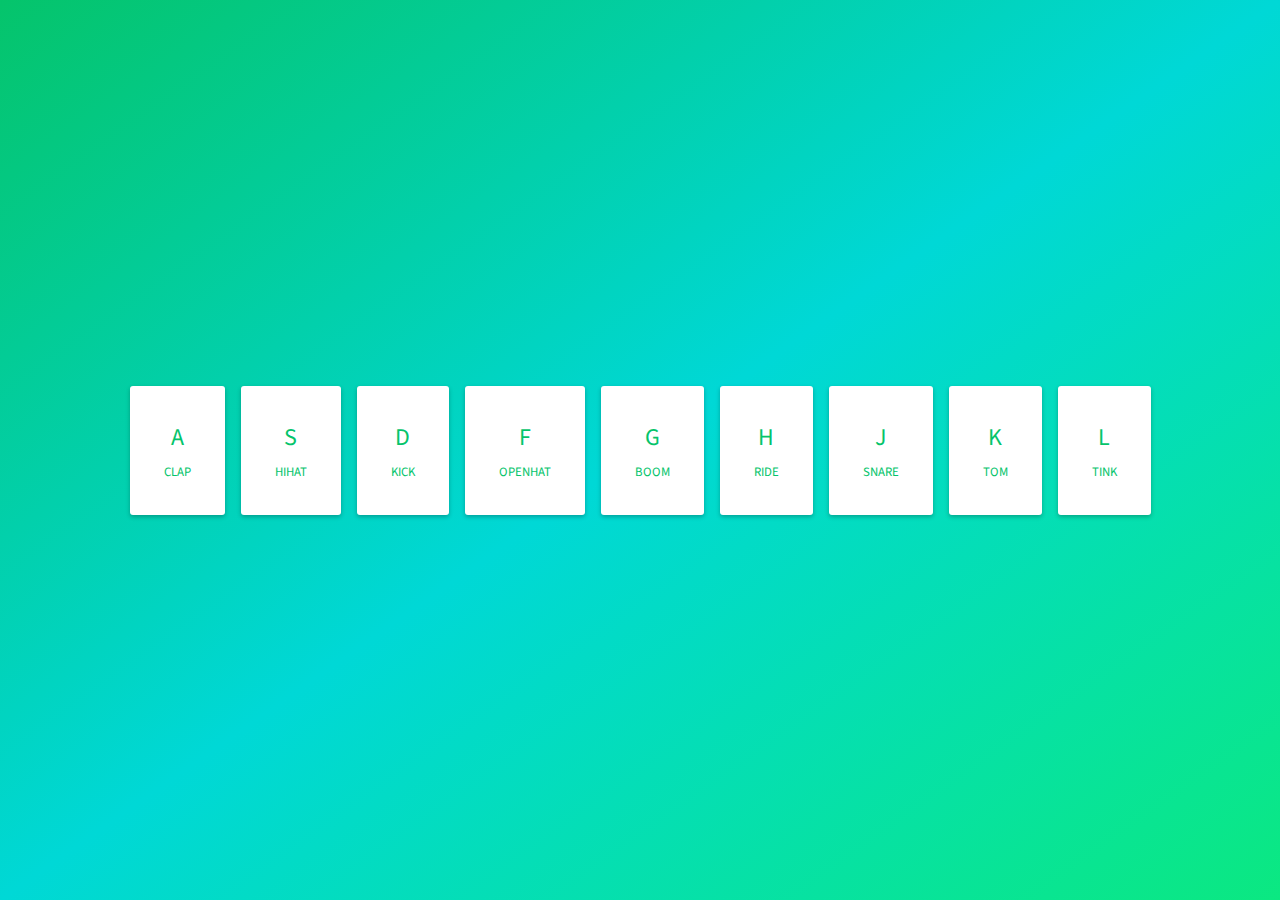
<file: Day1/index.html>
<!DOCTYPE html>
<html>
	<head>
		<meta charset="utf-8" />
		<meta http-equiv="X-UA-Compatible" content="IE=edge" />
		<title>Drum Kit</title>
		<meta name="viewport" content="width=device-width, initial-scale=1" />
		<link
			href="https://fonts.googleapis.com/css?family=Source+Sans+Pro"
			rel="stylesheet"
		/>
		<link rel="stylesheet" type="text/css" media="screen" href="style.css" />
	</head>
	<body>
		<div class="keys">
			<p class="key">A<small>Clap</small></p>
			<p class="key">S<small>Hihat</small></p>
			<p class="key">D<small>Kick</small></p>
			<p class="key">F<small>Openhat</small></p>
			<p class="key">G<small>Boom</small></p>
			<p class="key">H<small>Ride</small></p>
			<p class="key">J<small>Snare</small></p>
			<p class="key">K<small>Tom</small></p>
			<p class="key">L<small>Tink</small></p>
		</div>
		<script src="main.js"></script>
	</body>
</html>
</file>
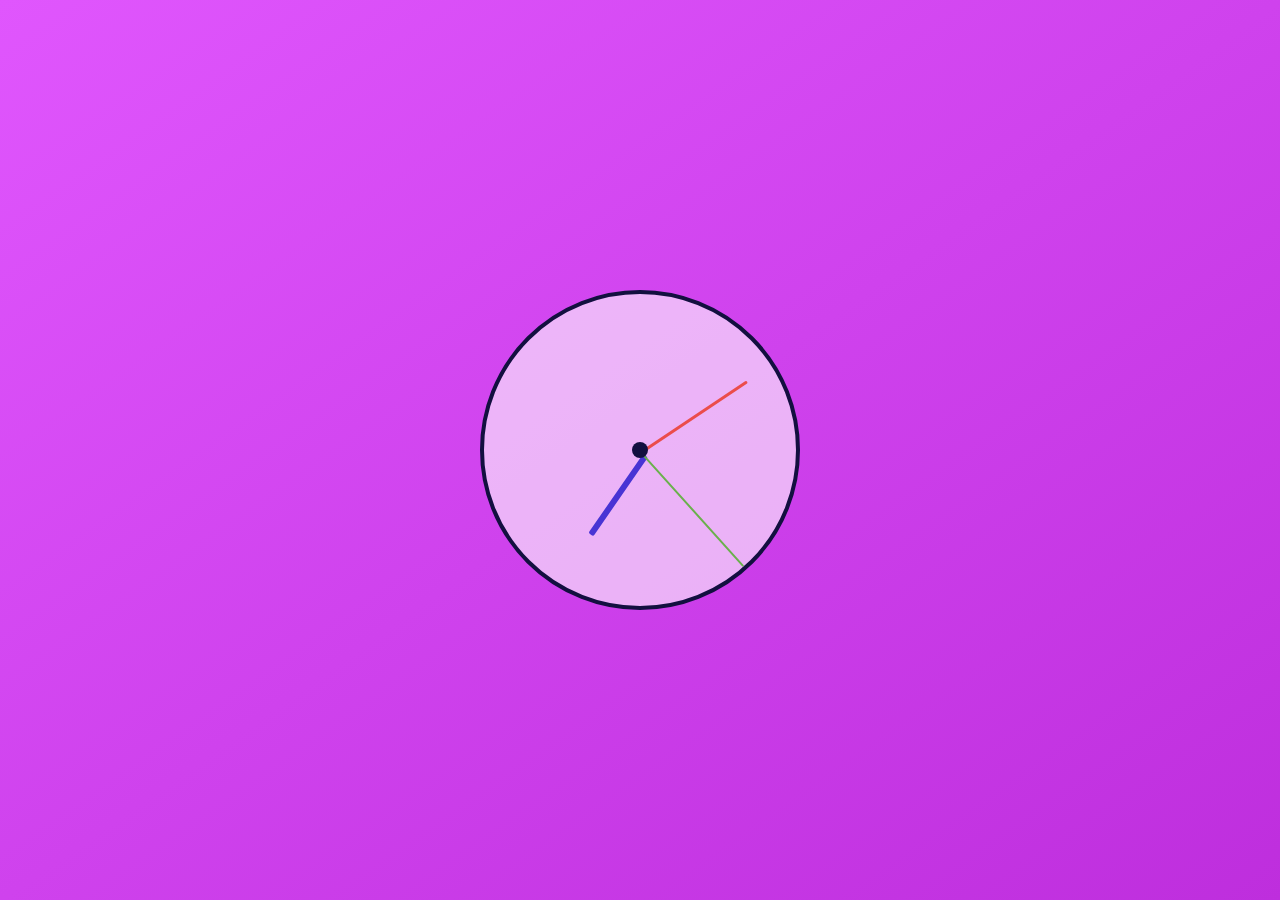
<file: Day2/index.html>
<!DOCTYPE html>
<html lang="en">
	<head>
		<meta charset="UTF-8" />
		<meta name="viewport" content="width=device-width, initial-scale=1.0" />
		<meta http-equiv="X-UA-Compatible" content="ie=edge" />
		<link rel="stylesheet" href="style.css" />
		<title>CSS & JS Clock</title>
	</head>
	<body>
		<div class="clock">
			<div class="center"></div>
			<div class="hours_hand"></div>
			<div class="minutes_hand"></div>
			<div class="seconds_hand"></div>
		</div>
		<script src="alt.js"></script>
	</body>
</html>
</file>
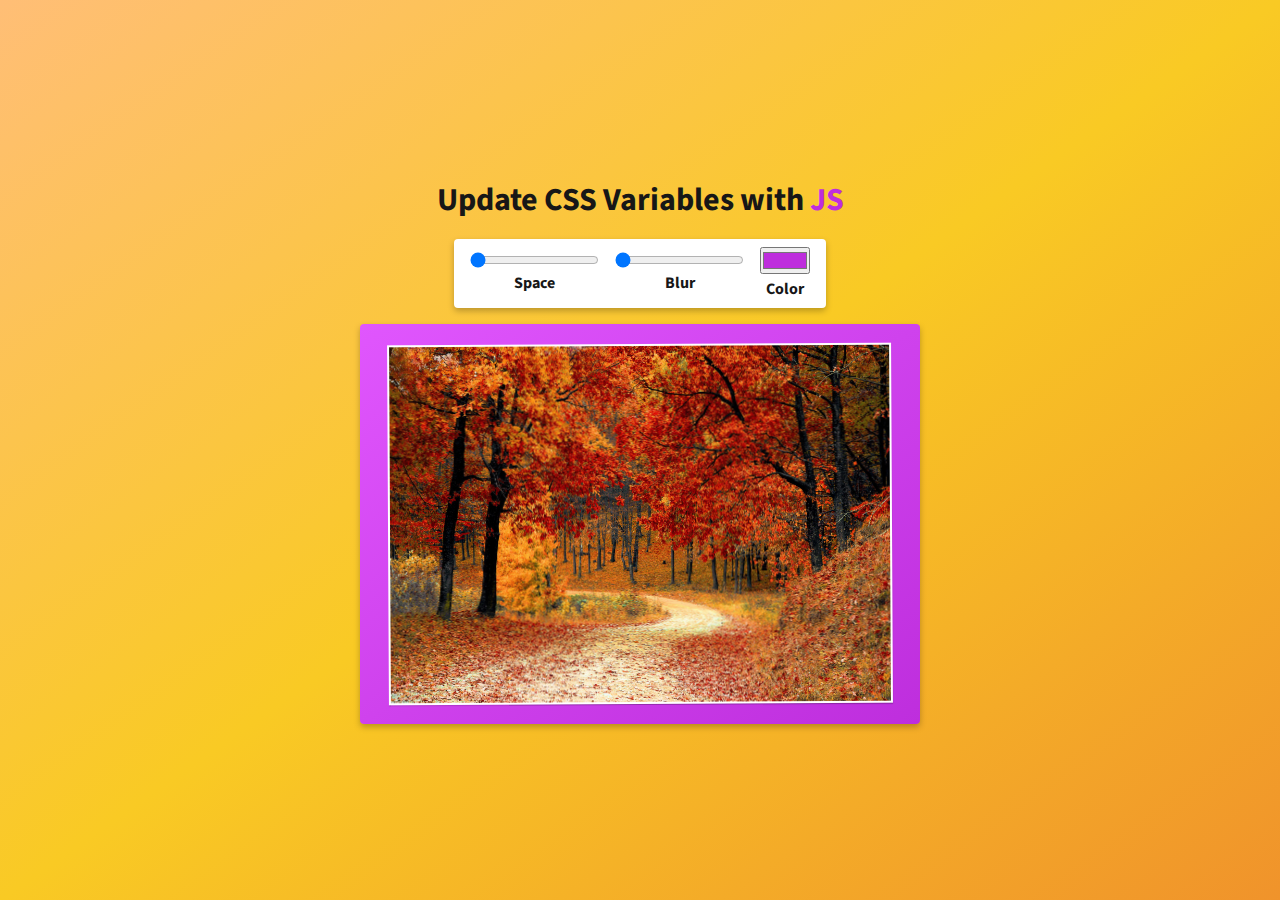
<file: Day3/index.html>
<!DOCTYPE html>
<html lang="en">
	<head>
		<meta charset="UTF-8" />
		<meta name="viewport" content="width=device-width, initial-scale=1.0" />
		<meta http-equiv="X-UA-Compatible" content="ie=edge" />
		<link
			href="https://fonts.googleapis.com/css?family=Source+Sans+Pro"
			rel="stylesheet"
		/>
		<link rel="stylesheet" href="style.css" />
		<title>Document</title>
	</head>
	<body>
		<h1>Update CSS Variables with <span class="main">JS</span></h1>
		<div class="controls">
			<div class="control">
				<input
					type="range"
					name="space"
					id="space"
					min="0"
					max="20"
					step="1"
					value="0"
				/>
				<label>Space</label>
			</div>
			<div class="control">
				<input
					type="range"
					name="blur"
					id="blur"
					min="0"
					max="20"
					step="1"
					value="0"
				/><label>Blur</label>
			</div>
			<div class="control">
				<input type="color" name="color" id="color" value="#be2edd" /><label
					>Color</label
				>
			</div>
		</div>
		<div class="img-div"><img src="img.jpg" alt="Image" /></div>
		<!-- <script src="main.js"></script> -->
		<script src="alt.js"></script>
	</body>
</html>
</file>
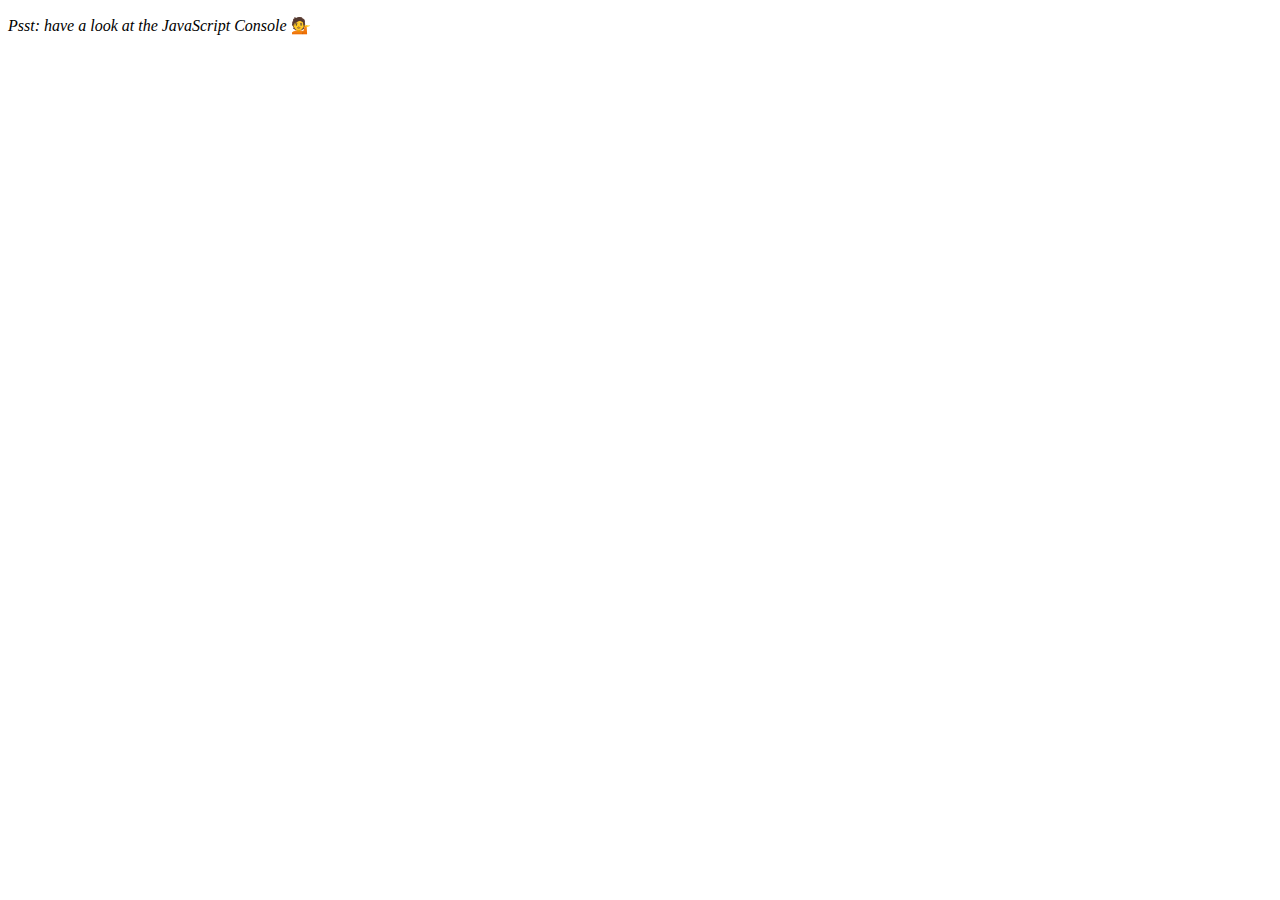
<file: Day4/index.html>
<!DOCTYPE html>
<html lang="en">
	<head>
		<meta charset="UTF-8" />
		<title>Array Cardio 💪</title>
	</head>
	<body>
		<p><em>Psst: have a look at the JavaScript Console</em> 💁</p>
		<script src="main.js"></script>
	</body>
</html>
</file>
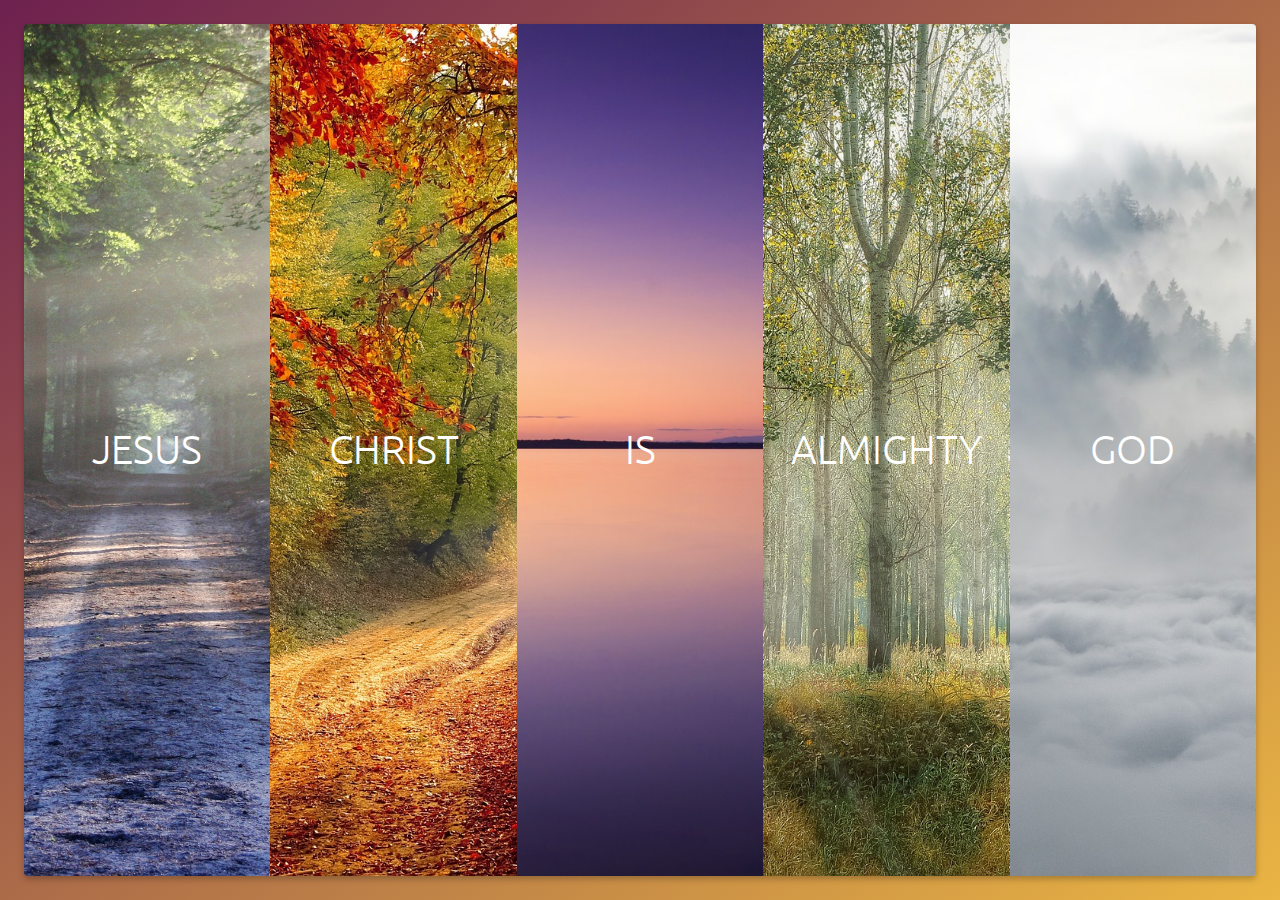
<file: Day5/index.html>
<!DOCTYPE html>
<html lang="en">
	<head>
		<meta charset="UTF-8" />
		<meta name="viewport" content="width=device-width, initial-scale=1.0" />
		<meta http-equiv="X-UA-Compatible" content="ie=edge" />
		<link
			href="https://fonts.googleapis.com/css?family=Ubuntu:300,400,700"
			rel="stylesheet"
		/>
		<link rel="stylesheet" href="style.css" />
		<title>Flexbox + JS Image Gallery</title>
	</head>
	<body>
		<div class="gallery">
			<div class="gallery-item gallery-item-1">
				<h3>The Lord</h3>
				<h2 class="caption">Jesus</h2>
				<h3>saves!</h3>
			</div>
			<div class="gallery-item gallery-item-2">
				<h3>Jesus</h3>
				<h2 class="caption">Christ</h2>
				<h3>is Lord!</h3>
			</div>
			<div class="gallery-item gallery-item-3">
				<h3>He</h3>
				<h2 class="caption">is</h2>
				<h3>risen!</h3>
			</div>
			<div class="gallery-item gallery-item-4">
				<h3>God</h3>
				<h2 class="caption">Almighty</h2>
				<h3>lives forever!</h3>
			</div>
			<div class="gallery-item gallery-item-5">
				<h3>The LORD</h3>
				<h2 class="caption">God</h2>
				<h3>is holy!</h3>
			</div>
		</div>
		<script src="main.js"></script>
	</body>
</html>
</file>
<file: Day1/style.css>
* {
    margin: 0;
    padding: 0;
    box-sizing: border-box;
}

body {
    font-family: 'Source Sans Pro', sans-serif;
    height: 100vh;
    width: 100vw;
    background: linear-gradient( to bottom right, #05c46b 0%, #00d8d6 50%, #0be881 100%);
    display: flex;
    align-items: center;
    justify-content: center;
}

.keys {
    display: flex;
}

.key {
    padding: 2rem;
    background-color: #fff;
    margin: 0.5rem;
    font-size: 1.5rem;
    box-shadow: 0 2px 4px rgba(0, 0, 0, 0.25);
    border-radius: 3px;
    text-align: center;
	color: #05c46b;
	border: 2px solid transparent;
	transition: all .1s ease-in-out;
}

.key small {
    display: block;
    font-size: .8rem;
    text-transform: uppercase;
    margin-top: 0.5rem;
}

.playing {
    transform: scale(1.05);
    border: 2px solid #ffc048;
}
</file>
<file: Day2/style.css>
* {
    margin: 0;
    padding: 0;
    box-sizing: border-box;
}

body {
    background: linear-gradient(to bottom right, #e056fd, #be2edd);
    width: 100vw;
    height: 100vh;
    display: flex;
    align-items: center;
    justify-content: center;
}

.clock {
    border: 4px solid #130f40;
    width: 20rem;
    height: 20rem;
    border-radius: 50%;
    position: relative;
    background-color: rgba(255, 255, 255, 0.6);
}

.hours_hand,
.minutes_hand,
.seconds_hand {
    width: 2px;
    background-color: #333;
    position: absolute;
    left: 50%;
    transform-origin: bottom;
	border-radius: 2px;
}

.hours_hand {
    height: 6rem;
    top: 4rem;
    width: 6px;
    background-color: #4834d4;
}

.minutes_hand {
    height: 8rem;
    top: 2rem;
    background-color: #eb4d4b;
    width: 3px;
}

.seconds_hand {
    height: 9.5rem;
    top: 0.5rem;
    background-color: #6ab04c;
}

.center {
    width: 1rem;
	height: 1rem;
	border-radius: 50%;
	background-color: #130f40;
	position: absolute;
	top: 50%;
	left: 50%;
	transform: translate(-50%, -50%);
	z-index: 10;
}
</file>
<file: Day3/style.css>
:root {
    --color: #be2edd;
    --color-light: #e056fd;
    --space: 0px;
    --blur: 0px;
}

* {
    margin: 0;
    padding: 0;
    box-sizing: border-box;
}

body {
    font-family: 'Source Sans Pro', sans-serif;
    width: 100vw;
    height: 100vh;
    background: linear-gradient(to bottom right, #ffbe76, #f9ca24, #f0932b);
    display: flex;
    align-items: center;
    justify-content: center;
    flex-direction: column;
    color: #171717;
}

h1 {
    margin-bottom: 1rem;
}

.main {
    color: var(--color);
}

.controls {
    background-color: #fff;
    border-radius: 4px;
    box-shadow: 0 3px 6px rgba(0, 0, 0, .25);
    margin-bottom: 1rem;
    padding: .5rem;
    display: flex;
    align-items: center;
    justify-content: space-between;
}

.controls .control {
    margin: 0 .5rem;
    text-align: center;
}

.control input {
    margin-bottom: 4px;
}

.control input,
.control label {
    display: block;
}

.control label {
    font-weight: bold;
}

.img-div {
    width: 35rem;
    height: 25rem;
    background: linear-gradient( to bottom right, var(--color-light), var(--color));
    display: flex;
    align-items: center;
    justify-content: center;
    overflow: hidden;
    border-radius: 4px;
    box-shadow: 0 3px 6px rgba(0, 0, 0, .25);
}

img {
    width: 90%;
    height: 90%;
    border: 2px solid #fff;
    box-shadow: 0 1px 1px rgba(0, 0, 0, .25);
    transform: translate(var(--space), var(--space)) rotate(-.3deg);
    filter: blur(var(--blur));
}
</file>
<file: Day5/style.css>
* {
    margin: 0;
    padding: 0;
    box-sizing: border-box;
}

body {
    font-family: 'Ubuntu', sans-serif;
    height: 100vh;
    width: 100vw;
    background: linear-gradient(to bottom right, #6d214f, #eab543);
    padding: 1.5rem;
}

.gallery {
    height: 100%;
    width: 100%;
    border-radius: 4px;
    box-shadow: 0 3px 6px rgba(0, 0, 0, 0.25);
    display: flex;
    overflow: hidden;
}

.gallery-item {
    flex-grow: 1;
    overflow: hidden;
    position: relative;
    flex-basis: 0;
    transition: all 0.3s ease-in-out;
    display: flex;
    flex-direction: column;
    justify-content: space-around;
    align-items: center;
    background-position: center;
    background-size: cover;
    cursor: pointer;
}

.gallery-item-1 {
    background-image: url(images/1.jpg);
}

.gallery-item-2 {
    background-image: url(images/2.jpg);
}

.gallery-item-3 {
    background-image: url(images/3.jpg);
}

.gallery-item-4 {
    background-image: url(images/4.jpg);
}

.gallery-item-5 {
    background-image: url(images/5.jpg);
}

.expand {
    flex-grow: 2;
}

.darken {
    filter: brightness(70%);
}

.caption {
    font-size: 2.5rem;
    color: #fff;
    text-align: center;
    text-transform: uppercase;
    transition: all 0.3s ease-in-out;
}

.gallery-item h3 {
    font-size: 2rem;
    color: #fff;
    text-align: center;
    transition: all 0.3s ease-in-out;
}

.gallery-item h3:first-of-type {
    transform: translateY(-10rem);
}

.gallery-item h3:last-of-type {
    transform: translateY(10rem);
}

.gallery-item.expand .caption {
    font-size: 3.25rem;
}

.gallery-item.expand h3 {
    transform: translateY(0);
}

.caption,
.gallery-item h3 {
	font-weight: 300;
    pointer-events: none;
}
</file>
